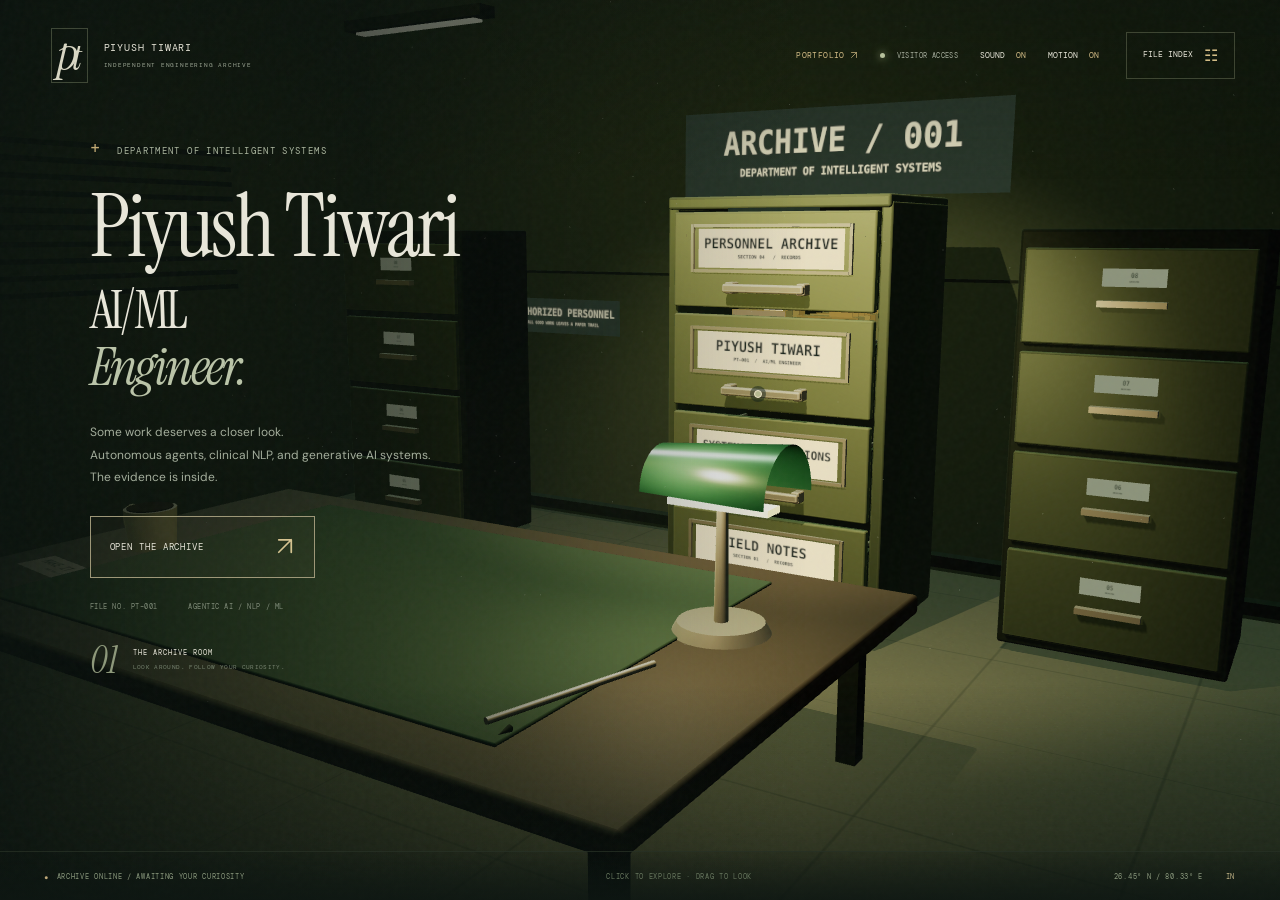
<file: index.html>
<!doctype html>
<html lang="en">
<head>
  <meta charset="UTF-8">
  <meta name="viewport" content="width=device-width,initial-scale=1">
  <meta name="theme-color" content="#101713">
  <title>Engineering Archive | Confidential Dossier</title>
  <meta name="description" content="Explore software engineering, AI, and full-stack projects in an interactive 3D archive.">
  <link rel="preconnect" href="https://fonts.googleapis.com">
  <link rel="preconnect" href="https://fonts.gstatic.com" crossorigin>
  <link href="https://fonts.googleapis.com/css2?family=DM+Mono:wght@400;500&family=DM+Sans:wght@400;500;600;700&family=Instrument+Serif:ital@0;1&display=swap" rel="stylesheet">
  <link rel="stylesheet" href="./css/archive.css">
</head>
<body>
  <div id="world" aria-label="Interactive 3D archive room"></div>
  <div id="paper-world"></div>
  <div class="atmosphere" aria-hidden="true"></div>
  <div class="vignette" aria-hidden="true"></div>

  <header class="hud">
    <button class="wordmark" id="home" aria-label="Return to archive entrance">
      <span class="sigil" id="hud-sigil">a<span>m</span></span>
      <span><span id="hud-name">AMMAR MUNIR</span><small id="hud-sub">INDEPENDENT ENGINEERING ARCHIVE</small></span>
    </button>
    <div class="hud-tools">
      <a class="portfolio-link" href="./portfolio/">PORTFOLIO <svg class="arrow-icon" xmlns="http://www.w3.org/2000/svg" viewBox="0 0 16 16" width="16" height="16" fill="none" stroke="currentColor" stroke-width="1.4" stroke-linecap="round" stroke-linejoin="round" aria-hidden="true" focusable="false"><path d="M3 13 13 3M3 3h10v10"/></svg></a>
      <span class="session"><i></i> VISITOR ACCESS</span>
      <button id="sound" aria-pressed="true" aria-label="Disable sound">SOUND <span>ON</span></button>
      <button id="motion" aria-pressed="false" aria-label="Reduce motion">MOTION <span>ON</span></button>
      <button id="index-button" class="index-button">FILE INDEX <span>☷</span></button>
    </div>
  </header>

  <main id="experience">
    <section class="intro" id="intro">
      <div class="eyebrow" id="intro-dept"><span class="tiny-cross">+</span> DEPARTMENT OF THOUGHTFUL SYSTEMS</div>
      <h1 id="intro-title">Ammar Munir <span>Senior Software <br><em>Engineer.</em></span></h1>
      <p id="intro-desc">Some work deserves a closer look.<br>Three years of building AI and full-stack products.<br>The evidence is inside.</p>
      <button class="enter-button" id="enter">
        <span>OPEN THE ARCHIVE</span>
        <span class="enter-arrow">
          <svg class="arrow-icon" xmlns="http://www.w3.org/2000/svg" viewBox="0 0 16 16" width="16" height="16" fill="none" stroke="currentColor" stroke-width="1.4" stroke-linecap="round" stroke-linejoin="round" aria-hidden="true" focusable="false"><path d="M3 13 13 3M3 3h10v10"/></svg>
        </span>
      </button>
      <div class="intro-meta">
        <span id="intro-fileno">FILE NO. AM–001</span>
        <span id="intro-rolesub">AI / BACKEND / FULL STACK</span>
      </div>
      <div class="room-label" id="room-label">
        <span class="room-number">01</span>
        <span>THE ARCHIVE ROOM<small>LOOK AROUND. FOLLOW YOUR CURIOSITY.</small></span>
      </div>
    </section>

    <div id="object-prompt" class="object-prompt" hidden>
      <span class="prompt-line"></span>
      <span class="eyebrow" id="prompt-kicker">PERSONNEL RECORD</span>
      <h2 id="prompt-title">You found the file.</h2>
      <p id="prompt-copy">One engineer. A few interesting operations.</p>
      <button id="object-action" class="enter-button">
        <span id="action-label">TAKE THE DOSSIER</span>
        <span>
          <svg class="arrow-icon" xmlns="http://www.w3.org/2000/svg" viewBox="0 0 16 16" width="16" height="16" fill="none" stroke="currentColor" stroke-width="1.4" stroke-linecap="round" stroke-linejoin="round" aria-hidden="true" focusable="false"><path d="M3 13 13 3M3 3h10v10"/></svg>
        </span>
      </button>
    </div>

    <div class="annotation" id="annotation" aria-hidden="true">
      <span class="annotation-dot"></span>
    </div>

    <aside class="chapter-rail" id="chapter-rail" aria-label="Dossier chapters" hidden></aside>

    <div class="book-tools" id="book-tools" hidden>
      <button id="return" aria-label="Return dossier to cabinet">↶ <span>RETURN FILE</span></button>
      <div class="pager">
        <button id="previous" aria-label="Previous dossier pages">←</button>
        <span id="page-count">01 — 02 / 14</span>
        <button id="next" aria-label="Next dossier pages">→</button>
      </div>
      <button id="read-button">READING VIEW <span><svg class="arrow-icon" xmlns="http://www.w3.org/2000/svg" viewBox="0 0 16 16" width="16" height="16" fill="none" stroke="currentColor" stroke-width="1.4" stroke-linecap="round" stroke-linejoin="round" aria-hidden="true" focusable="false"><path d="M3 13 13 3M3 3h10v10"/></svg></span></button>
    </div>
  </main>

  <footer class="status-bar">
    <span id="status-text" role="status" aria-live="polite">ESTABLISHING ARCHIVE CONNECTION…</span>
    <span id="interaction-hint">CLICK TO EXPLORE · DRAG TO LOOK</span>
    <span class="coordinates" id="bar-coords">30.47° N / 70.96° E <span>PK</span></span>
  </footer>

  <div class="loading" id="loading">
    <span class="loading-mark" id="load-mark">am.</span>
    <span class="eyebrow">PREPARING YOUR CLEARANCE</span>
    <div class="loading-track"><span></span></div>
  </div>

  <dialog id="index-dialog" aria-labelledby="index-title">
    <button class="close-dialog" aria-label="Close file index">✕</button>
    <span class="eyebrow" id="dialog-index-fileno">ARCHIVE / DIRECTORY</span>
    <h2 id="index-title">Follow the evidence.</h2>
    <p>Choose a chapter to open the dossier.</p>
    <div id="index-list"></div>
    <button id="accessible-read" class="plain-link">Open the complete reading view <svg class="arrow-icon" xmlns="http://www.w3.org/2000/svg" viewBox="0 0 16 16" width="16" height="16" fill="none" stroke="currentColor" stroke-width="1.4" stroke-linecap="round" stroke-linejoin="round" aria-hidden="true" focusable="false"><path d="M3 13 13 3M3 3h10v10"/></svg></button>
  </dialog>

  <dialog id="reader" aria-labelledby="reader-title">
    <button class="close-dialog" aria-label="Close reading view">✕</button>
    <h2 id="reader-title">The complete dossier.</h2>
    <p class="reader-intro" id="reader-intro-text">Engineering Archive · Complete Reading View</p>
    <div id="reader-content"></div>
    <button id="print" class="print-button">Print / save as PDF <svg class="arrow-icon" xmlns="http://www.w3.org/2000/svg" viewBox="0 0 16 16" width="16" height="16" fill="none" stroke="currentColor" stroke-width="1.4" stroke-linecap="round" stroke-linejoin="round" aria-hidden="true" focusable="false"><path d="M3 13 13 3M3 3h10v10"/></svg></button>
  </dialog>

  <dialog id="image-dialog" aria-label="Project image">
    <button class="close-dialog" aria-label="Close project image">✕</button>
    <img id="enlarged-image" alt="">
    <p id="image-note"></p>
    <p><a id="image-source" target="_blank" rel="noreferrer" hidden>VIEW ORIGINAL WEBSITE <svg class="arrow-icon" xmlns="http://www.w3.org/2000/svg" viewBox="0 0 16 16" width="16" height="16" fill="none" stroke="currentColor" stroke-width="1.4" stroke-linecap="round" stroke-linejoin="round" aria-hidden="true" focusable="false"><path d="M3 13 13 3M3 3h10v10"/></svg></a></p>
  </dialog>

  <script type="module" src="./js/main.js"></script>
</body>
</html>
</file>
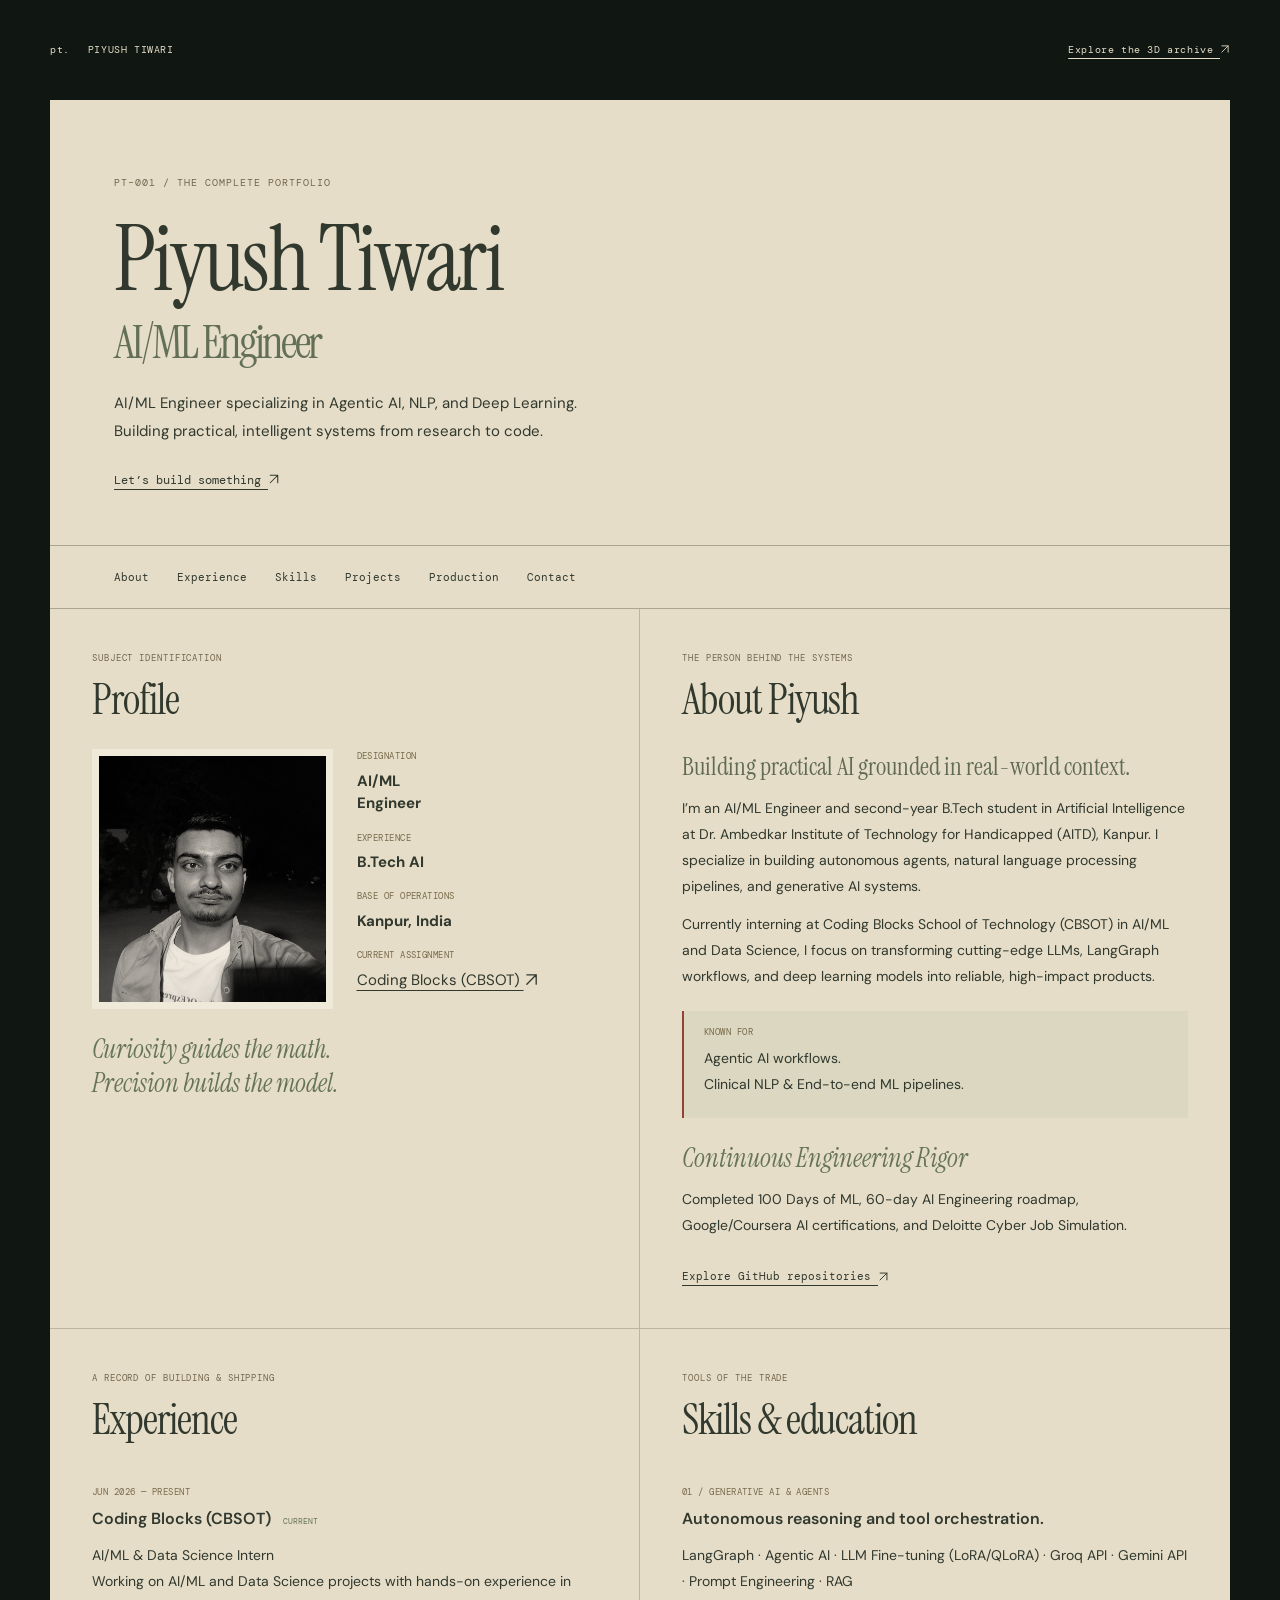
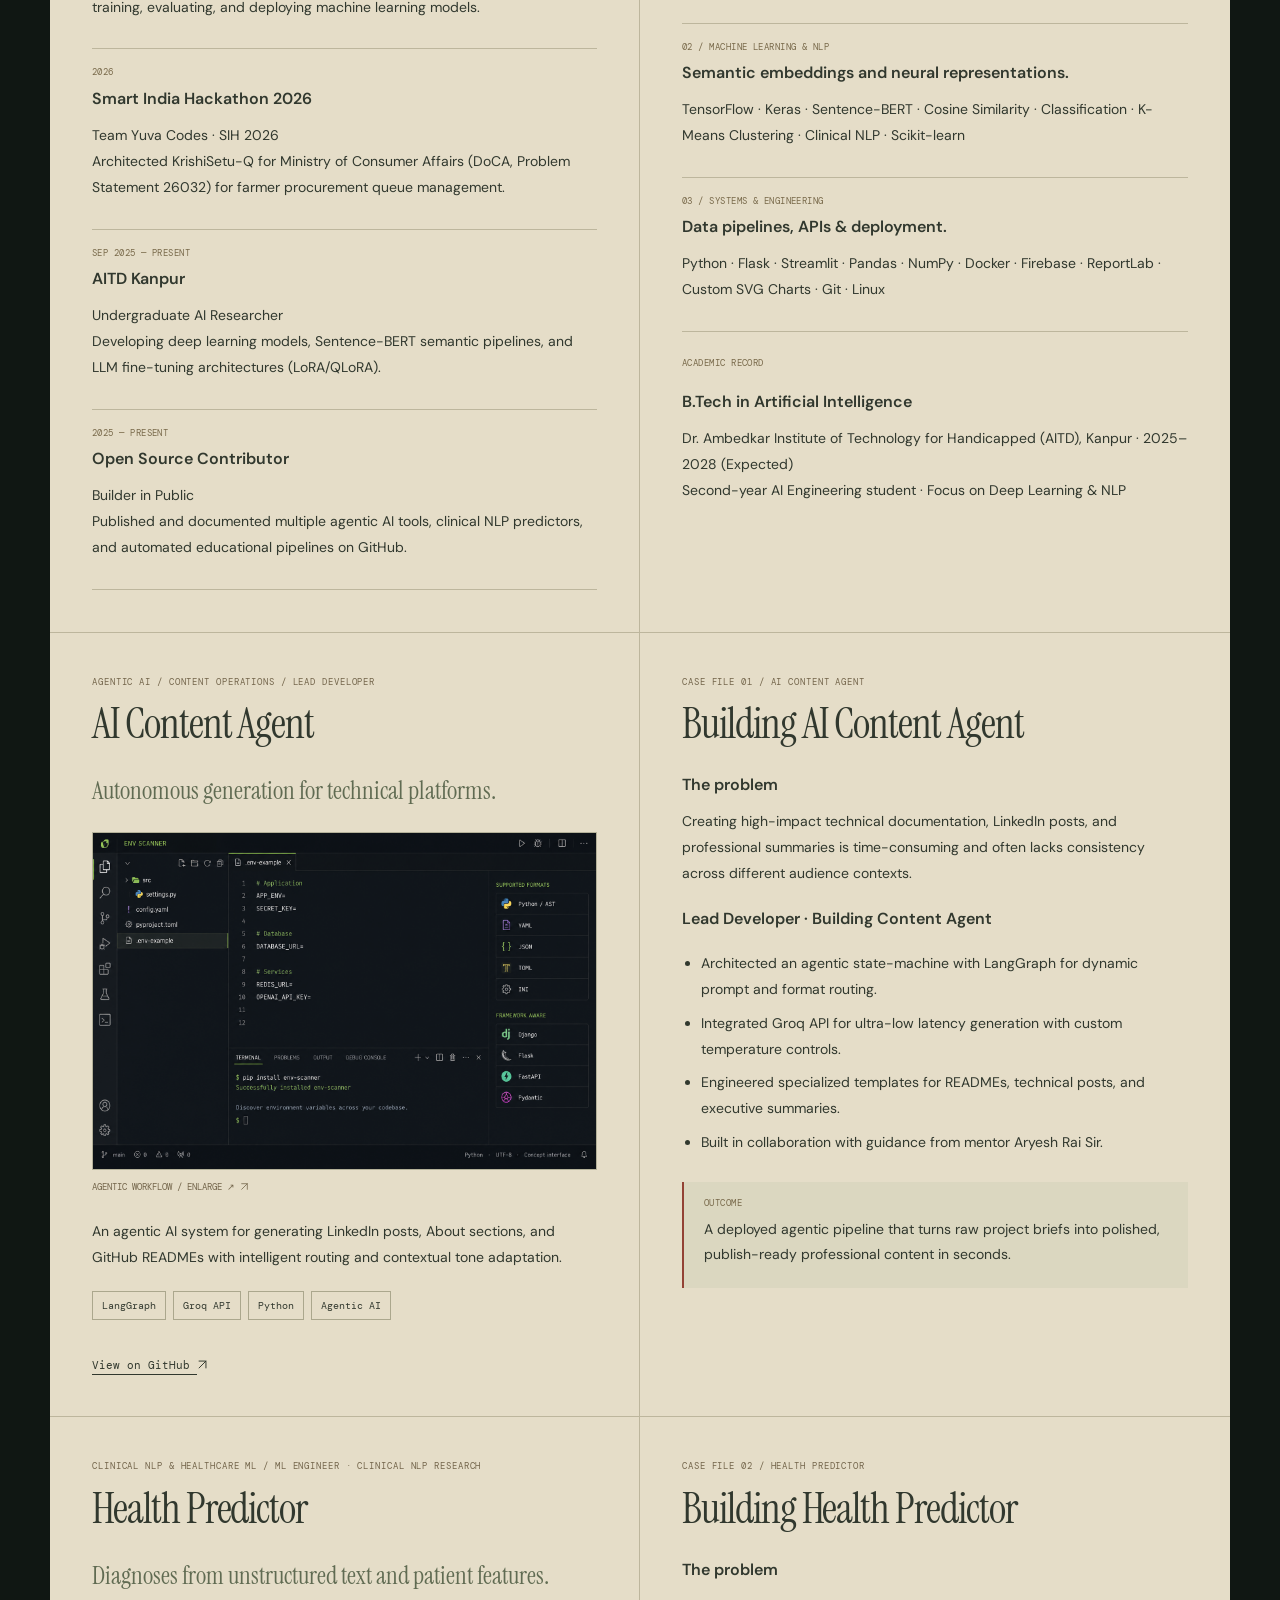
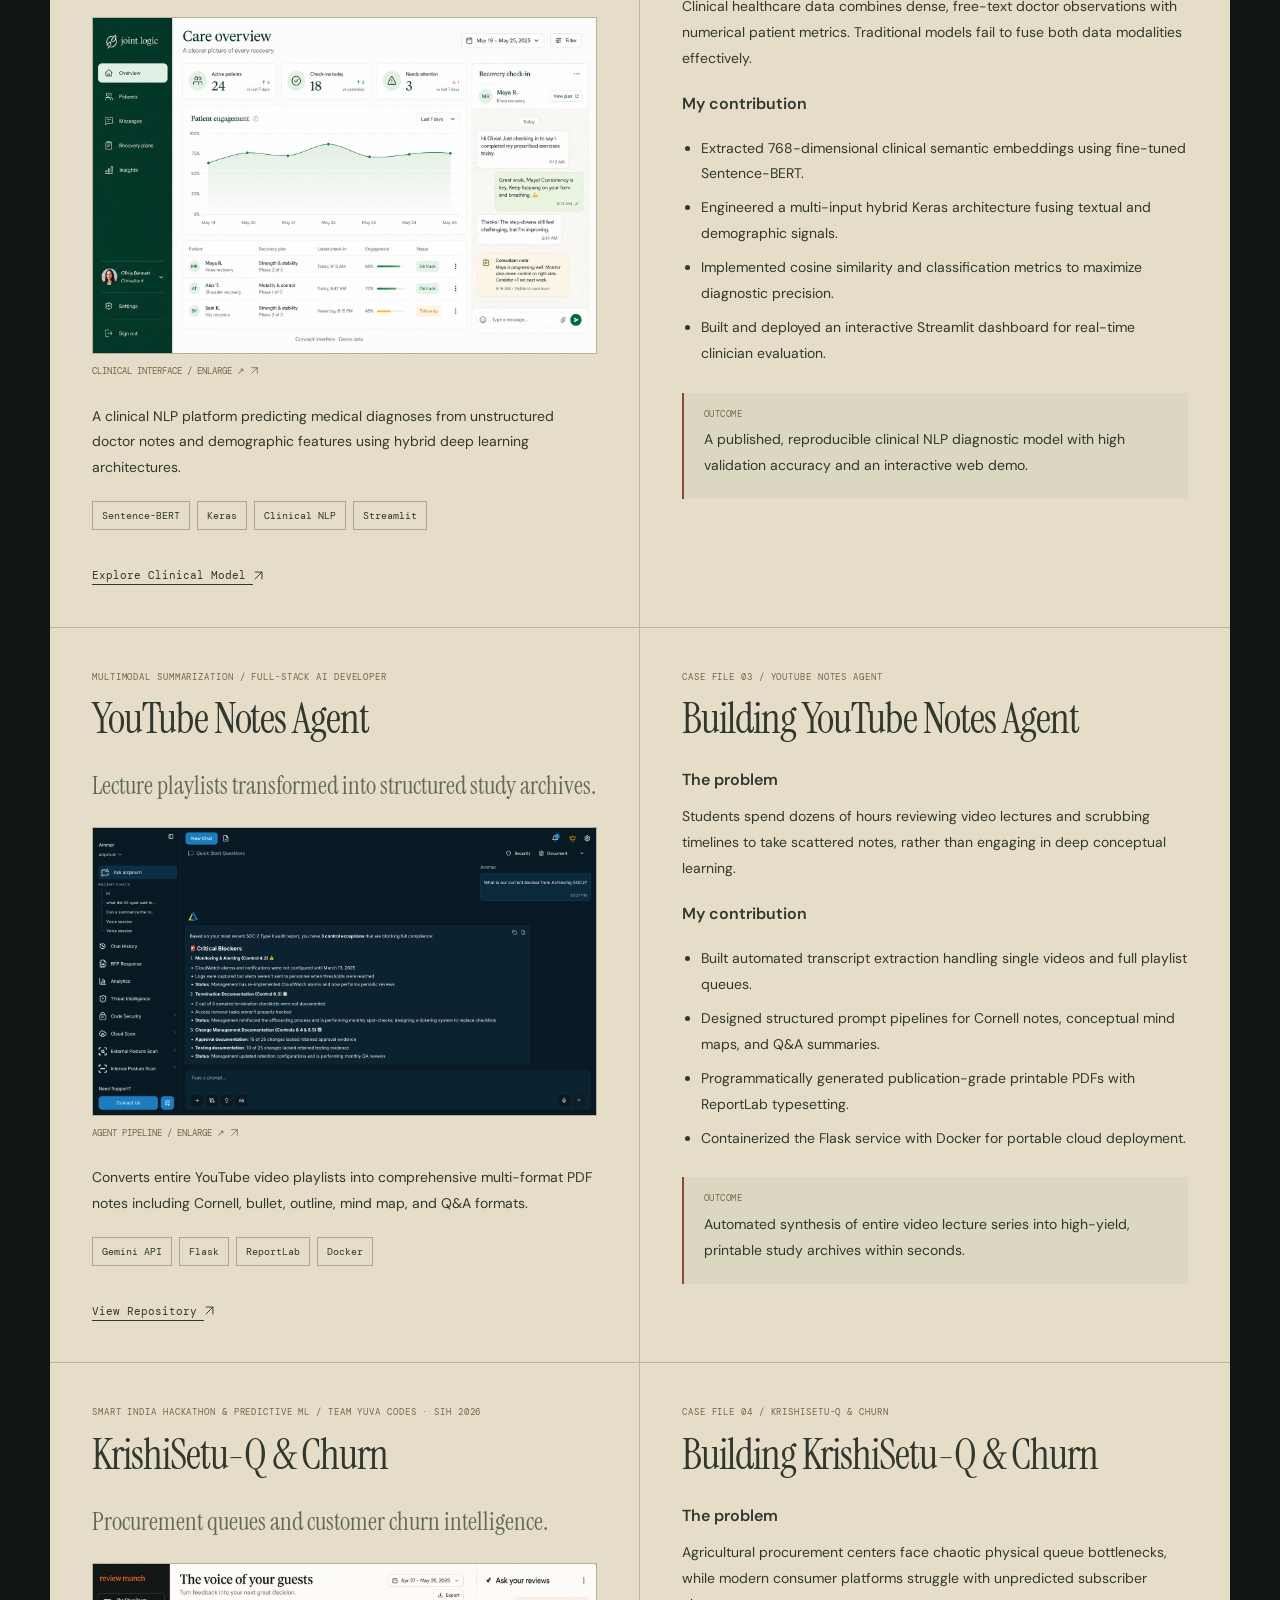
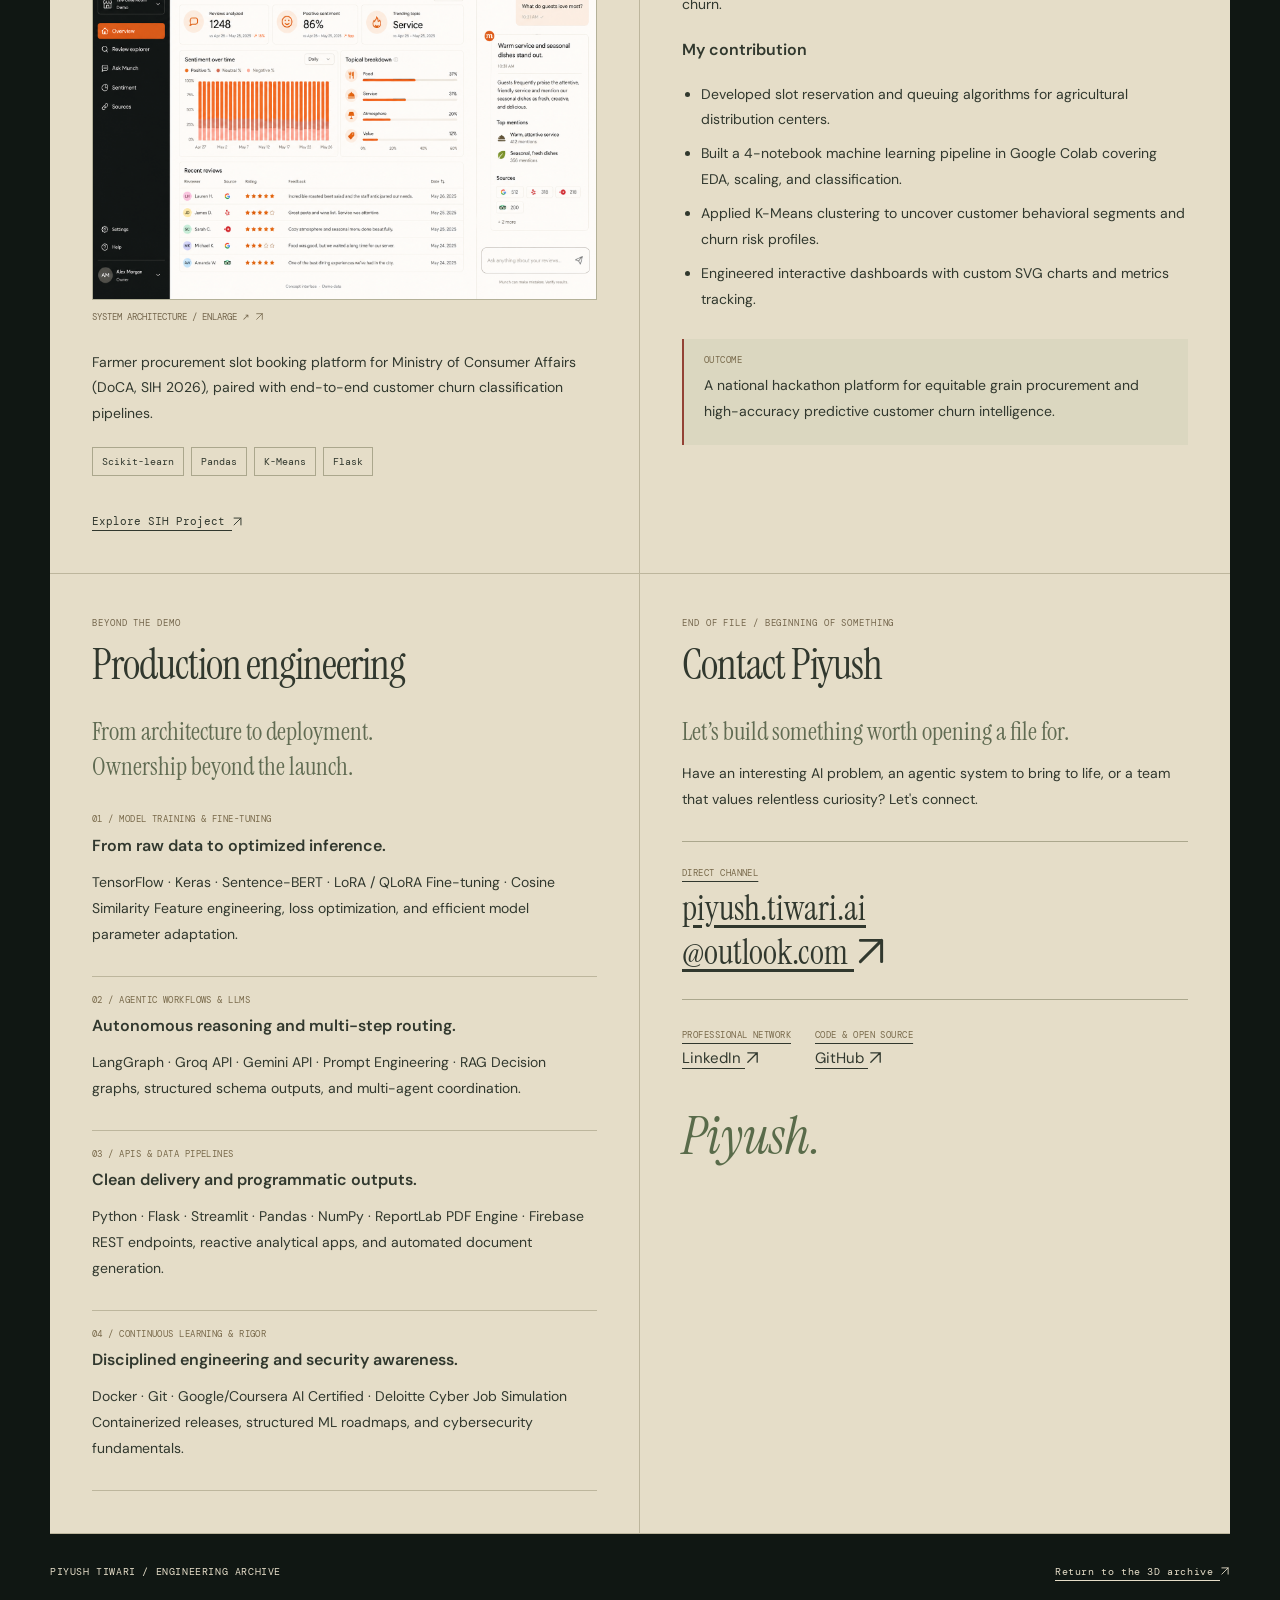
<file: portfolio/index.html>
<!doctype html>
<html lang="en">
<head>
  <meta charset="UTF-8">
  <meta name="viewport" content="width=device-width,initial-scale=1">
  <meta name="theme-color" content="#101713">
  <title>Engineering Portfolio & Experience | Archive Dossier</title>
  <meta name="description" content="Explore software engineering experience, AI and full-stack projects, technical capabilities, and production systems.">
  <link rel="preconnect" href="https://fonts.googleapis.com">
  <link rel="preconnect" href="https://fonts.gstatic.com" crossorigin>
  <link href="https://fonts.googleapis.com/css2?family=DM+Mono:wght@400;500&family=DM+Sans:wght@400;500;600;700&family=Instrument+Serif:ital@0;1&display=swap" rel="stylesheet">
  <link rel="stylesheet" href="../css/portfolio.css">
</head>
<body>
  <a class="skip-link" href="#portfolio">Skip to portfolio</a>
  <header class="site-header">
    <a class="brand" href="../"><span id="header-initials">am.</span> <span id="header-name">AMMAR MUNIR</span></a>
    <a class="archive-link" href="../">Explore the 3D archive <svg class="arrow-icon" xmlns="http://www.w3.org/2000/svg" viewBox="0 0 16 16" width="16" height="16" fill="none" stroke="currentColor" stroke-width="1.4" stroke-linecap="round" stroke-linejoin="round" aria-hidden="true" focusable="false"><path d="M3 13 13 3M3 3h10v10"/></svg></a>
  </header>

  <main id="portfolio">
    <section class="hero" aria-labelledby="portfolio-title">
      <span class="eyebrow" id="hero-eyebrow">AM–001 / THE COMPLETE PORTFOLIO</span>
      <h1 id="portfolio-title">Ammar Munir <span>Senior Software Engineer</span></h1>
      <p id="hero-summary">Three years of turning complex ideas into useful software.<br>AI, backend systems, and full-stack products.</p>
      <a class="contact-link" id="hero-contact-link" href="mailto:ammarmunir4567@gmail.com">Let’s build something <svg class="arrow-icon" xmlns="http://www.w3.org/2000/svg" viewBox="0 0 16 16" width="16" height="16" fill="none" stroke="currentColor" stroke-width="1.4" stroke-linecap="round" stroke-linejoin="round" aria-hidden="true" focusable="false"><path d="M3 13 13 3M3 3h10v10"/></svg></a>
    </section>

    <nav class="contents" aria-label="Portfolio sections">
      <a href="#about">About</a>
      <a href="#experience">Experience</a>
      <a href="#skills">Skills</a>
      <a href="#projects">Projects</a>
      <a href="#production">Production</a>
      <a href="#contact">Contact</a>
    </nav>

    <div class="dossier" id="dossier-pages">
      <!-- Injected dynamically via portfolio.js or pre-rendered -->
    </div>
  </main>

  <footer class="site-footer">
    <span id="footer-tagline">AMMAR MUNIR / ENGINEERING ARCHIVE</span>
    <a href="../">Return to the 3D archive <svg class="arrow-icon" xmlns="http://www.w3.org/2000/svg" viewBox="0 0 16 16" width="16" height="16" fill="none" stroke="currentColor" stroke-width="1.4" stroke-linecap="round" stroke-linejoin="round" aria-hidden="true" focusable="false"><path d="M3 13 13 3M3 3h10v10"/></svg></a>
  </footer>

  <script type="module" src="./portfolio.js"></script>
</body>
</html>
</file>
<file: css/archive.css>
.arrow-icon{
display:inline-block;
width:1em;
height:1em;
flex-shrink:0;
vertical-align:-.125em;
pointer-events:none}
:root{
--paper:#e5ddc8;
--ink:#31382e;
--light:#e8e6d9;
--muted:#a0a89a;
--gold:#c6ae7e;
--red:#934235;
--mono:"DM Mono",monospace;
--serif:"Instrument Serif",Georgia,serif;
--sans:"DM Sans",Arial,sans-serif}
*{
box-sizing:border-box}
body{
margin:0;
overflow:hidden;
background:#101713;
color:var(--light);
font-family:var(--sans);
font-size:14px;
-webkit-font-smoothing:antialiased}
button,a{
-webkit-tap-highlight-color:transparent}
button{
font:inherit;
color:inherit;
cursor:pointer;
border:0;
background:none}
a{
color:inherit;
text-decoration:none}
button:focus-visible,a:focus-visible{
outline:2px solid var(--gold);
outline-offset:5px}
button:disabled{
opacity:.3;
cursor:default}
[hidden]{
display:none!important}
h1,h2,h3,p{
margin:0}
#world,#paper-world{
position:fixed;
inset:0}
#world{
z-index:0}
#world canvas{
display:block;
width:100%;
height:100%;
touch-action:none}
#paper-world{
z-index:3;
pointer-events:none}
#paper-world>div{
pointer-events:none!important}
.atmosphere{
position:fixed;
inset:0;
z-index:5;
pointer-events:none;
opacity:.055;
background-image:url("data:image/svg+xml,%3Csvg viewBox='0 0 180 180' xmlns='http://www.w3.org/2000/svg'%3E%3Cfilter id='n'%3E%3CfeTurbulence type='fractalNoise' baseFrequency='.9' numOctaves='3' stitchTiles='stitch'/%3E%3C/filter%3E%3Cpath filter='url(%23n)' d='M0 0h180v180H0z' opacity='.5'/%3E%3C/svg%3E")}
.vignette{
position:fixed;
inset:0;
z-index:1;
pointer-events:none;
background:linear-gradient(90deg,#0a120ee8 0%,#0a120e70 32%,transparent 63%),linear-gradient(0deg,#0a120ec0,transparent 24%,transparent 80%,#0a120e55);
transition:opacity 1s}
.reading .vignette{
opacity:.4}
.hud{
position:fixed;
z-index:10;
top:0;
left:0;
right:0;
padding:27px 3.5%;
display:flex;
align-items:center;
justify-content:space-between;
gap:20px}
.wordmark{
display:flex;
align-items:center;
gap:16px;
text-align:left;
font:10px var(--mono);
letter-spacing:.08em}
.sigil{
font:italic 47px/.7 var(--serif);
letter-spacing:-.13em;
border:1px solid #8f9b7760;
padding:9px 11px 11px 5px;
color:#d8d6c3}
.sigil span{
font-size:36px}
.wordmark small{
display:block;
font-size:6px;
letter-spacing:.13em;
color:#a0aa98;
margin-top:7px}
.hud-tools{
display:flex;
align-items:center;
gap:22px;
font:8px var(--mono);
letter-spacing:.05em}
.hud-tools button{
font:8px var(--mono);
padding:8px 0}
.hud-tools button>span{
color:#d3bc86;
margin-left:6px}
.session{
color:#a6ad9d;
font-size:7px}
.session i{
display:inline-block;
width:5px;
height:5px;
background:#b7c19d;
border-radius:50%;
margin-right:7px;
box-shadow:0 0 9px #aec189}
.hud-tools .index-button{
border:1px solid #82896d66;
padding:12px 16px;
margin-left:5px}
.index-button span{
font-size:16px;
vertical-align:middle}
.eyebrow{
font:9px var(--mono);
letter-spacing:.15em;
line-height:1.6;
color:#abb69f}
.intro{
position:fixed;
z-index:4;
left:7%;
top:22%;
transition:opacity .65s,transform .65s;
pointer-events:none}
.intro>*{
pointer-events:auto}
.intro.out{
opacity:0;
transform:translate(-35px);
pointer-events:none}
.intro.out>*{
pointer-events:none}
.tiny-cross{
color:#c4ab73;
font-size:17px;
margin-right:10px}
.intro h1{
font:clamp(68px,6.7vw,108px)/.96 var(--serif);
letter-spacing:-.03em;
margin:24px 0}
.intro h1 em{
font-weight:400;
color:#bac4a8}
.intro>p{
color:#a3ad9b;
font-size:12px;
line-height:1.85;
margin:26px 0 28px}
.enter-button{
display:flex;
align-items:center;
justify-content:space-between;
gap:35px;
border:1px solid #9d9777;
padding:17px 19px;
font:9px var(--mono);
letter-spacing:.1em;
background:#c6b6870a;
min-width:225px;
transition:background .25s,border-color .25s}
.enter-button:hover{
background:#c6b68720;
border-color:#d4c598}
.enter-button>span:last-child{
font:20px var(--sans);
color:#d5c390}
.intro-meta{
display:flex;
gap:30px;
margin-top:24px;
font:7px var(--mono);
letter-spacing:.08em;
color:#7d8976}
.room-label{
position:fixed;
bottom:105px;
left:7%;
z-index:4;
display:flex;
align-items:center;
gap:18px;
transition:opacity .5s}
.room-number{
font:italic 49px var(--serif);
color:#8d987a}
.room-label>span:last-child{
font:8px var(--mono);
letter-spacing:.15em}
.room-label small{
display:block;
font-size:6px;
letter-spacing:.06em;
color:#778470;
margin-top:8px}
.annotation{
position:fixed;
right:10%;
bottom:27%;
display:flex;
gap:15px;
align-items:center;
z-index:4;
font:8px var(--mono);
color:#c0c6ad;
letter-spacing:.1em;
pointer-events:none}
.annotation-dot{
width:7px;
height:7px;
border:1px solid #bfc7a5;
border-radius:50%;
box-shadow:0 0 0 6px #bfc7a519;
position:relative}
.annotation-dot:before{
content:"";
height:1px;
width:45px;
position:absolute;
right:17px;
top:2px;
background:#bfc7a540}
.annotation small{
display:block;
font-size:6px;
color:#7d8e72;
margin-top:7px}
.status-bar{
position:fixed;
bottom:0;
left:0;
right:0;
height:49px;
padding:0 3.5%;
border-top:1px solid #73825f30;
display:flex;
align-items:center;
justify-content:space-between;
font:7px var(--mono);
letter-spacing:.1em;
z-index:9;
color:#8a987d;
background:linear-gradient(0deg,#0e1713c0,#0e171320)}
.status-bar>span:first-child:before{
content:"●";
font-size:5px;
color:#bea779;
margin-right:8px}
.coordinates>span{
margin-left:18px;
color:#c0b286}
#interaction-hint{
color:#67765e}
.object-prompt{
position:fixed;
left:7%;
top:35%;
z-index:5;
max-width:300px}
.prompt-line{
display:block;
width:32px;
height:1px;
background:#b7a273;
margin-bottom:20px}
.object-prompt h2{
font:50px/1.05 var(--serif);
margin:14px 0}
.object-prompt p{
color:#9da993;
font-size:12px;
line-height:1.7;
margin-bottom:24px}
.loading{
position:fixed;
inset:0;
z-index:30;
background:#101713;
display:flex;
align-items:center;
justify-content:center;
flex-direction:column;
gap:27px;
transition:opacity .7s}
.loading.complete{
opacity:0;
pointer-events:none}
.loading-mark{
font:italic 90px var(--serif);
color:#c9c7af;
letter-spacing:-.1em}
.loading-track{
width:150px;
height:1px;
background:#35412e;
overflow:hidden}
.loading-track span{
display:block;
height:100%;
width:70%;
background:#baaa7d;
animation:loading 1.4s ease-in-out infinite}
@keyframes loading{
0%{
transform:translate(-110%)}
to{
transform:translate(150%)}
}
.chapter-rail{
position:fixed;
z-index:8;
right:25px;
top:50%;
transform:translateY(-50%);
display:flex;
flex-direction:column;
gap:3px}
.chapter-rail button{
text-align:left;
padding:13px;
border-left:1px solid #9c9f7340;
font:8px var(--mono);
letter-spacing:.03em;
transition:all .2s;
color:#8c987f}
.chapter-rail button span{
margin-right:13px;
font-size:7px;
opacity:.7}
.chapter-rail button.active{
background:#c7b48512;
color:#dfd4b1;
border-left:2px solid #c9b47d}
.chapter-rail button:hover{
color:#e2dcc3}
.book-tools{
position:fixed;
bottom:72px;
left:4%;
right:4%;
z-index:9;
display:flex;
justify-content:space-between;
align-items:center;
font:8px var(--mono);
letter-spacing:.1em}
.book-tools>button{
font:8px var(--mono);
color:#b5b9a1}
.book-tools>button>span{
margin-left:8px}
.pager{
display:flex;
align-items:center;
gap:21px}
.pager button{
font-size:22px;
color:#d9cc9f;
width:38px;
height:35px;
border:1px solid #9c9c7340}
.pager>span{
font-size:8px;
color:#b9b999;
min-width:100px;
text-align:center}
.paper-page{
width:480px;
height:680px;
padding:27px 31px 25px;
background:var(--paper);
color:var(--ink);
font-family:var(--sans);
box-shadow:inset 0 0 45px #8f75451c;
position:relative;
overflow:hidden;
pointer-events:auto;
backface-visibility:hidden;
-webkit-user-select:text;
user-select:text}
.paper-page:after{
content:"";
position:absolute;
inset:0;
pointer-events:none;
opacity:.05;
background-image:url("data:image/svg+xml,%3Csvg viewBox='0 0 160 160' xmlns='http://www.w3.org/2000/svg'%3E%3Cfilter id='p'%3E%3CfeTurbulence baseFrequency='.6' numOctaves='3' stitchTiles='stitch'/%3E%3C/filter%3E%3Cpath filter='url(%23p)' d='M0 0h160v160H0z'/%3E%3C/svg%3E")}
.paper-header,.paper-footer{
font:7px var(--mono);
letter-spacing:.09em;
display:flex;
justify-content:space-between;
align-items:center;
color:#72725e}
.paper-header{
border-bottom:1px solid #a49e8460;
padding-bottom:12px;
margin-bottom:22px}
.paper-footer{
position:absolute;
bottom:21px;
left:31px;
right:31px;
border-top:1px solid #a49e8460;
padding-top:11px;
font-size:7px}
.paper-kicker{
font:8px var(--mono);
letter-spacing:.1em;
color:#827658;
margin-bottom:12px}
.paper-page h2{
font:58px/.96 var(--serif);
letter-spacing:-.035em;
margin:0 0 20px;
font-weight:400}
.paper-page h2 em{
color:#747c61;
font-weight:400}
.title-period{
color:#934235}
.paper-page p{
font-size:13px;
line-height:1.75;
margin:13px 0}
.paper-page .paper-lead{
font:25px/1.2 var(--serif);
margin:18px 0}
.paper-page .paper-deck{
font:20px/1.2 var(--serif);
margin-top:-8px;
margin-bottom:23px;
max-width:350px;
color:#656b56}
.identity-grid{
display:grid;
grid-template-columns:1.1fr 1fr;
gap:26px;
margin-top:28px}
.photo-mount{
position:relative;
padding:7px 7px 25px;
background:#eeeadb;
transform:rotate(-4deg);
box-shadow:2px 4px 9px #443f3229;
height:250px}
.photo-mount img{
width:100%;
height:100%;
object-fit:cover;
object-position:48% 31%;
filter:grayscale(1) sepia(.18);
transition:filter .7s}
.photo-mount:hover img{
filter:grayscale(0)}
.photo-caption{
position:absolute;
bottom:8px;
left:10px;
font:7px var(--mono);
letter-spacing:.1em}
.photo-corner{
position:absolute;
width:28px;
height:17px;
background:#b8b09090;
transform:rotate(-40deg)}
.tl{
top:-3px;
left:-9px}
.br{
right:-9px;
bottom:15px}
.identity-fields{
padding-top:3px}
.identity-fields>span{
display:block;
font:7px var(--mono);
letter-spacing:.06em;
color:#8a8067;
margin-bottom:6px}
.identity-fields strong,.identity-fields>a{
display:block;
font-size:16px;
font-weight:500;
margin-bottom:17px;
line-height:1.35}
.identity-fields a{
border-bottom:1px solid #8b947c;
width:fit-content}
.paper-page .handwritten{
font:italic 27px/1.05 var(--serif);
color:#6e765d;
margin:34px 0 0 12px;
transform:rotate(-4deg)}
.stamp{
font:11px var(--mono);
letter-spacing:.15em;
padding:9px 12px;
border:2px solid #984838;
color:#984838;
display:inline-block;
transform:rotate(-9deg);
margin-top:23px;
opacity:.88}
.paper-page:has(.photo-mount) .stamp{
position:absolute;
right:35px;
bottom:82px}
.barcode{
height:18px;
width:80px;
position:absolute;
right:40px;
bottom:53px;
background:repeating-linear-gradient(90deg,#53573f 0 1px,transparent 1px 3px,#53573f 3px 5px,transparent 5px 9px,#53573f 9px 10px,transparent 10px 12px)}
.assessment{
border-left:2px solid #9c5940;
background:#c4c5a929;
padding:13px 18px;
margin:24px 0}
.assessment>span,.result-note>span,.academic>span,.skill-row>span,.service-item>span{
font:8px var(--mono);
letter-spacing:.08em;
color:#8c7856}
.assessment p{
margin:7px 0 0;
font-size:15px;
line-height:1.6}
.margin-note{
font:italic 22px var(--serif);
color:#737c60;
margin-top:23px}
.paper-link{
display:inline-block;
font:10px var(--mono);
border-bottom:1px solid #86896d;
padding-bottom:6px;
margin-top:12px}
.paper-link:hover{
color:#984838;
border-color:#984838}
.service-item{
border-bottom:1px solid #a9a58c60;
padding:12px 0}
.service-item h3{
font-size:19px;
font-weight:500;
margin-top:7px;
letter-spacing:-.025em}
.service-item small{
font:7px var(--mono);
background:#c7cdb5;
padding:4px 6px;
margin-left:10px;
color:#5b684a}
.service-item p{
font-size:11.5px;
margin:6px 0;
line-height:1.6}
.skill-row{
border-bottom:1px solid #a9a58c60;
padding:13px 0}
.skill-row h3,.academic h3{
font-size:16px;
font-weight:500;
margin-top:8px}
.skill-row p{
font-size:12px;
margin:8px 0}
.academic{
margin-top:20px}
.academic p{
font-size:12px;
margin:7px 0}
.evidence-image{
display:block;
width:100%;
padding:0;
text-align:left;
margin:20px 0}
.evidence-image img{
display:block;
width:100%;
height:auto;
box-shadow:0 5px 13px #4b432026;
border:1px solid #b4b199}
.evidence-image>span{
font:7px var(--mono);
letter-spacing:.06em;
display:block;
margin-top:10px;
color:#8b8168}
.paper-tags{
display:flex;
flex-wrap:wrap;
gap:6px;
margin:16px 0}
.paper-tags span{
font:8px var(--mono);
border:1px solid #aaa98c;
padding:5px 8px;
color:#6b7458}
.paper-page .detail-title{
font-size:46px;
margin-bottom:19px}
.paper-page h3:not(.service-item h3,.skill-row h3,.academic h3){
font-size:14px;
font-weight:600;
margin:18px 0 5px}
.paper-page ul{
padding-left:17px;
margin:9px 0;
font-size:11.5px;
line-height:1.65}
.paper-page li{
padding:4px 0}
.result-note{
background:#c5c8ae55;
border-top:1px solid #a5aa8a;
padding:15px;
margin-top:20px}
.result-note p{
font-size:11.5px;
margin:7px 0 0}
.small-hand{
font-size:25px!important}
.contact-email{
display:block;
padding:23px 0;
border-block:1px solid #b5ae91;
margin-top:30px;
font:30px/1.2 var(--serif);
position:relative}
.contact-email span,.contact-social span{
display:block;
font:8px var(--mono);
letter-spacing:.1em;
color:#81765e;
margin-bottom:13px}
.contact-email i{
position:absolute;
right:8px;
top:45px;
font-style:normal;
font-size:45px}
.contact-social{
display:block;
margin-top:25px;
font-size:16px}
.closing-signature{
font:italic 50px var(--serif);
margin-top:23px;
color:#596b4a}
.paper-page:has(.closing-signature) .stamp{
position:absolute;
right:32px;
bottom:90px}
dialog{
border:1px solid #827a59;
background:#e5ddc8;
color:var(--ink);
padding:45px;
width:min(600px,93vw);
max-height:85dvh;
box-shadow:0 25px 90px #0008}
dialog::backdrop{
background:#07100bcc;
-webkit-backdrop-filter:blur(8px);
backdrop-filter:blur(8px)}
dialog h2{
font:48px/1 var(--serif);
margin:15px 0 18px;
letter-spacing:-.03em}
dialog>.eyebrow{
color:#807759}
dialog>p{
font-size:12px;
line-height:1.7;
color:#74735e}
.close-dialog{
float:right;
font-size:18px;
position:sticky;
top:0;
z-index:2;
background:#e5ddc8;
width:30px;
height:30px;
margin:-22px -23px 0 0}
#index-list{
margin:28px 0}
#index-list button{
display:flex;
justify-content:space-between;
width:100%;
padding:15px 0;
border-bottom:1px solid #b4ad9355;
text-align:left;
font-size:16px}
#index-list button>span:first-child{
font:9px var(--mono);
color:#92836a;
margin-right:20px}
#index-list button>strong{
flex:1;
font-weight:400}
#index-list button:hover{
color:#984838}
.plain-link{
font:10px var(--mono);
padding:0;
border-bottom:1px solid #aaa287}
#reader{
width:min(1060px,94vw)}
#reader-content{
display:grid;
grid-template-columns:1fr 1fr;
gap:20px;
margin-top:30px}
#reader-content .paper-page{
width:auto;
height:auto;
min-height:680px;
padding-bottom:70px}
.print-button{
font:11px var(--mono);
padding:15px 20px;
background:#303f2d;
color:#ede7d6;
margin-top:25px}
#image-dialog{
width:min(1350px,95vw);
padding:24px;
background:#1a251f;
color:#c8c7b0}
#image-dialog .close-dialog{
margin:0 0 10px;
background:#1a251f}
#image-dialog img{
width:100%;
height:auto;
display:block}
#image-dialog p{
font:8px var(--mono);
margin-top:15px}
.no-script{
position:fixed;
inset:100px 10%;
padding:40px;
background:#e5ddc8;
color:#30382e;
z-index:40;
line-height:1.8}
.no-script a{
text-decoration:underline}
.loading-mark,.intro h1,.paper-page h2{
font-synthesis:none}
.reading .hud{
background:linear-gradient(#0b160ddd,transparent)}
.reading .book-tools{
padding:12px;
background:#101a12b8;
-webkit-backdrop-filter:blur(10px);
backdrop-filter:blur(10px);
border:1px solid #74835c33}
.chapter-rail{
background:#142017bf;
-webkit-backdrop-filter:blur(10px);
backdrop-filter:blur(10px)}
.paper-page:has(.assessment) h2{
font-size:53px;
margin-bottom:15px}
.paper-page:has(.assessment) p{
font-size:12px;
line-height:1.6;
margin:11px 0}
.paper-page:has(.assessment) .paper-lead{
font-size:24px;
margin:15px 0}
.paper-page:has(.assessment) .assessment{
margin:18px 0;
padding:10px 16px}
.paper-page:has(.assessment) .assessment p{
font-size:14px;
margin:8px 0 2px}
.paper-page:has(.assessment) .margin-note{
margin-top:16px}
.paper-page:has(.result-note) .detail-title{
font-size:42px;
margin-bottom:15px}
.paper-page:has(.result-note) p{
font-size:11.5px;
line-height:1.65;
margin:9px 0}
.paper-page:has(.result-note) h3{
margin:14px 0 4px}
.paper-page:has(.result-note) ul{
font-size:11px;
line-height:1.55;
margin:7px 0}
.paper-page:has(.result-note) li{
padding:3px 0}
.paper-page:has(.result-note) .result-note{
padding:12px;
margin-top:15px}
.paper-page:has(.result-note) .result-note p{
font-size:11px;
margin:7px 0 0}
.paper-page .paper-header{
margin-bottom:18px}
.paper-page .paper-link{
margin-top:4px}
.paper-page .service-item{
padding:7px 0}
.paper-page .service-item>span,.paper-page .skill-row>span,.paper-page .academic>span{
display:block}
.paper-page .service-item h3{
margin-top:5px;
font-size:18px}
.paper-page .service-item p{
margin:4px 0;
line-height:1.5}
.paper-page .skill-row{
padding:9px 0}
.paper-page .skill-row h3{
margin-top:6px}
.paper-page .skill-row p{
margin:6px 0;
line-height:1.5}
.paper-page .academic{
margin-top:15px}
.paper-page .academic p{
margin:6px 0;
line-height:1.5}
.paper-page:has(.academic) .stamp{
position:absolute;
right:32px;
bottom:65px}
.paper-page:has(.evidence-image) .paper-tags{
margin:12px 0}
.paper-page .evidence-image{
margin:16px 0}
.paper-page .evidence-image img{
max-height:240px;
object-fit:contain;
background:#d6d1bd}
.paper-page:has(.small-hand) h2{
font-size:50px}
.paper-page:has(.small-hand) .paper-tags{
margin:10px 0}
.paper-page:has(.small-hand) .handwritten{
margin-top:22px}
.paper-page:has(.closing-signature) h2{
font-size:54px}
.paper-page .contact-email{
padding:16px 0;
margin-top:20px}
.paper-page .contact-social{
margin-top:18px}
.paper-page .closing-signature{
margin-top:10px}
@media(max-width:1100px){
.chapter-rail button{
font-size:0;
width:34px;
padding:14px 8px}
.chapter-rail button span{
font-size:8px;
margin:0}
.chapter-rail{
right:15px}
.session{
display:none}
.intro{
left:6%}
.annotation{
right:7%}
.hud-tools{
gap:16px}
.intro h1{
font-size:85px}
.room-label{
bottom:85px}
.object-prompt{
left:6%;
max-width:220px}
.object-prompt h2{
font-size:42px}
}
@media(max-width:650px){
.hud{
padding:23px 6%;
align-items:flex-start}
.wordmark{
gap:10px;
font-size:8px}
.wordmark small{
font-size:5px;
max-width:110px;
line-height:1.5}
.sigil{
font-size:38px;
padding:8px 9px 10px 5px}
.sigil span{
font-size:28px}
.hud-tools{
gap:12px}
.hud-tools button{
font-size:6px}
.hud-tools #motion{
display:none}
.hud-tools .index-button{
padding:8px 9px;
margin:0;
font-size:0}
.index-button span{
font-size:19px!important;
margin:0!important}
.intro{
top:16%;
left:7%}
.intro .eyebrow{
font-size:6px}
.intro h1{
font-size:64px;
margin:17px 0}
.intro>p{
font-size:10px;
line-height:1.7;
margin:18px 0}
.intro-meta{
font-size:6px;
gap:15px;
margin-top:17px}
.enter-button{
padding:12px 14px;
font-size:8px;
min-width:195px}
.room-label{
left:7%;
bottom:75px;
gap:12px}
.room-number{
font-size:37px}
.room-label>span:last-child{
font-size:6px}
.room-label small{
font-size:5px}
.annotation{
right:7%;
bottom:26%;
font-size:6px}
.annotation small{
font-size:5px}
.annotation-dot:before{
width:20px}
.status-bar{
padding:0 6%;
height:40px;
font-size:6px;
letter-spacing:.01em}
.coordinates{
display:none}
#interaction-hint{
font-size:5px}
.object-prompt{
top:auto;
bottom:115px;
left:7%;
max-width:290px}
.object-prompt h2{
font-size:35px;
margin:10px 0}
.object-prompt p{
font-size:10px;
margin-bottom:16px}
.prompt-line{
margin-bottom:10px}
.object-prompt .eyebrow{
font-size:7px}
.chapter-rail{
right:8px}
.chapter-rail button{
padding:10px 6px;
width:25px}
.chapter-rail button span{
font-size:7px}
.book-tools{
bottom:55px;
left:5%;
right:5%;
gap:12px}
.book-tools>button{
font-size:6px}
.book-tools #return>span{
display:none}
.book-tools #return{
font-size:22px}
.pager{
gap:9px}
.pager>span{
font-size:7px;
min-width:80px}
.pager button{
width:30px;
height:30px;
font-size:19px}
.book-tools>button>span{
margin-left:2px}
.reading .wordmark small{
display:none}
dialog{
padding:32px 24px}
dialog h2{
font-size:38px}
.close-dialog{
margin:-14px -14px 0 0}
#reader-content{
grid-template-columns:1fr;
gap:12px}
#reader-content .paper-page{
padding:20px 20px 65px;
min-height:650px}
#reader-content .paper-page h2{
font-size:48px}
#reader-content .paper-page p{
font-size:12px}
#reader-content .identity-grid{
gap:17px}
#reader-content .photo-mount{
height:210px}
#reader-content .paper-footer{
left:20px;
right:20px}
#reader-content .paper-header{
font-size:6px}
#reader-content .identity-fields strong{
font-size:14px}
.vignette{
background:linear-gradient(90deg,#0a120ee8 0%,#0a120e70 45%,transparent 100%),linear-gradient(0deg,#0a120ec0,transparent 35%)}
}
.service-item:has(.employer-logo){
position:relative}
.service-item:has(.employer-logo) h3{
padding-right:98px}
.employer-logo{
position:absolute;
right:0;
top:8px;
width:88px;
height:34px;
display:flex;
align-items:center;
justify-content:center;
padding:3px 0;
background:transparent;
border:0}
.employer-logo img{
display:block;
max-width:100%;
max-height:100%;
width:auto;
height:auto}
.employer-logo:hover{
opacity:.8}
.paper-page .production-brief h2{
font-size:50px;
margin-bottom:14px}
.paper-page .production-brief .paper-lead{
font-size:21px;
line-height:1.2;
margin:8px 0}
.paper-page .production-brief .skill-row{
padding:5px 0}
.paper-page .production-brief .skill-row h3{
font-size:14px;
margin-top:4px}
.paper-page .production-brief .skill-row p{
font-size:11.5px;
line-height:1.5;
margin:4px 0}
.contact-networks{
display:grid;
grid-template-columns:1fr 1fr;
gap:16px}
.intro{
top:clamp(100px,15vh,150px)}
.intro h1{
font-size:clamp(42px,min(6.7vw,calc((100dvh - 550px)/2.88)),108px)}
.intro .room-label{
position:static;
margin-top:24px;
gap:16px;
pointer-events:none}
.intro .room-number{
font-size:38px}
.intro .room-label>span:last-child{
font-size:7px}
.intro .room-label small{
font-size:6px;
margin-top:6px}
.annotation{
inset:0;
display:block;
transform:none;
visibility:hidden;
pointer-events:none}
.annotation-dot{
position:absolute;
width:8px;
height:8px;
transform:translate(-50%,-50%);
border:1px solid #eee4c8;
background:#b6b991;
box-shadow:0 0 0 4px #12201980}
.annotation-dot:before{
display:none}
@media(max-width:650px){
.intro h1{
font-size:clamp(42px,min(16.4vw,calc((100dvh - 515px)/2.88)),64px)}
.intro .room-label{
margin-top:18px;
gap:12px}
.intro .room-number{
font-size:32px}
.intro .room-label>span:last-child{
font-size:6px}
.intro .room-label small{
font-size:5px}
}
@media(max-height:600px){
.intro{
top:90px}
.intro h1{
font-size:42px;
margin:12px 0}
.intro>p{
font-size:10px;
margin:12px 0;
line-height:1.5}
.intro .room-label{
display:none}
.intro-meta{
margin-top:12px}
.intro .enter-button{
padding:12px 14px}
}
@media(max-height:450px){
.intro{
top:85px}
.intro h1{
font-size:36px;
margin:10px 0}
.intro>p,.intro-meta{
display:none}
}
@media(prefers-reduced-motion:reduce){
*,*:before,*:after{
animation:none!important;
transition:none!important}
}
@media print{
body{
overflow:visible;
background:#fff}
body>*:not(#reader){
display:none!important}
#reader[open]{
position:static;
display:block;
width:100%;
max-height:none;
overflow:visible;
border:0;
padding:0;
box-shadow:none}
#reader .close-dialog,#print{
display:none}
#reader-content{
display:block}
.paper-page{
break-inside:avoid;
min-height:0!important;
height:auto!important;
padding:25px 30px 50px!important;
margin-bottom:25px}
.paper-footer{
position:static;
margin-top:25px}
.paper-page:has(.photo-mount){
min-height:640px!important}
.paper-page:has(.closing-signature){
min-height:640px!important}
.paper-page .evidence-image{
max-width:500px}
.paper-page p{
font-size:12px}
}
.intro h1>span{
display:block;
font-size:.62em;
line-height:1.08;
margin-top:12px}
.hud-tools .portfolio-link{
font:8px var(--mono);
padding:10px 0;
color:#d3bc86;
white-space:nowrap}
.portfolio-link:hover{
text-decoration:underline;
text-underline-offset:5px}
@media(max-width:650px){
.hud-tools{
gap:9px}
.hud-tools .portfolio-link{
font-size:7px}
.wordmark small{
max-width:95px}
}
@media(max-width:360px){
.wordmark>span:last-child{
display:none}
}
.file-cover-face{
width:480px;
height:680px;
background:#b9a16c}
.file-cover-face img{
display:block;
width:100%;
height:100%}
.turning-sheet{
pointer-events:none!important;
backface-visibility:hidden;
-webkit-backface-visibility:hidden}
.turning-sheet:after{
content:"";
position:absolute;
inset:0;
pointer-events:none;
background:linear-gradient(90deg,#2c291c,#2c291c18 65%,transparent);
opacity:var(--turn-shade, 0)}
#paper-world[aria-busy=true] .paper-page{
pointer-events:none}
</file>
<file: css/portfolio.css>
.arrow-icon{
display:inline-block;
width:1em;
height:1em;
flex-shrink:0;
vertical-align:-.125em;
pointer-events:none}
:root{
font-family:DM Sans,Arial,sans-serif;
color:#31382e;
background:#101713;
font-synthesis:none;
--serif:"Instrument Serif",Georgia,serif;
--mono:"DM Mono",monospace}
*{
box-sizing:border-box}
body{
margin:0}
a{
color:inherit;
text-underline-offset:5px}
a:focus-visible{
outline:2px solid #b0854c;
outline-offset:6px}
h1,h2,h3,p{
margin:0}
img{
max-width:100%;
height:auto}
html{
scroll-padding-top:24px}
.site-header,.site-footer{
max-width:1260px;
margin:auto;
padding:30px 40px;
display:flex;
align-items:center;
justify-content:space-between;
gap:24px;
color:#e5ddc8}
.brand{
font:italic 48px var(--serif);
text-decoration:none;
display:flex;
align-items:center;
gap:18px}
.brand span,.site-footer,.archive-link{
font:10px/1.6 var(--mono);
letter-spacing:.06em}
.archive-link{
padding:12px 0}
.skip-link{
position:absolute;
top:-100px;
left:20px;
background:#e5ddc8;
padding:16px;
z-index:10}
.skip-link:focus{
top:10px}
main{
max-width:1180px;
margin:auto;
background:#e5ddc8}
.hero{
padding:70px 64px 56px;
border-bottom:1px solid #aba78d}
.eyebrow,.paper-kicker{
font:10px/1.6 var(--mono);
letter-spacing:.1em;
color:#74664c}
.hero h1{
font:clamp(52px,7vw,92px)/1 var(--serif);
letter-spacing:-.03em;
margin:24px 0}
.hero h1 span{
display:block;
font-size:clamp(28px,3.8vw,46px);
color:#647055;
margin-top:14px}
.hero p{
font-size:15px;
line-height:1.9;
max-width:650px}
.contact-link{
display:inline-block;
margin-top:26px;
font:12px var(--mono)}
.contents{
display:flex;
gap:28px;
flex-wrap:wrap;
padding:24px 64px;
border-bottom:1px solid #aba78d;
font:11px var(--mono)}
.contents a{
text-decoration:none}
.contents a:hover{
text-decoration:underline}
.dossier{
display:grid;
grid-template-columns:repeat(2,minmax(0,1fr))}
.paper-page{
padding:42px;
min-width:0;
border-bottom:1px solid #bdb69d;
scroll-margin-top:20px}
.paper-page:nth-child(odd){
border-right:1px solid #bdb69d}
.paper-kicker{
font-size:9px;
margin-bottom:12px}
.paper-page h2{
font:42px/1.1 var(--serif);
letter-spacing:-.025em;
margin:0 0 26px}
.paper-page h3{
font-size:16px;
font-weight:600;
line-height:1.5;
margin:20px 0 7px}
.paper-page p,.paper-page li{
font-size:14px;
line-height:1.85}
.paper-page p{
margin:12px 0}
.paper-page ul{
padding-left:19px}
.paper-page li{
padding:4px 0}
.paper-page .paper-lead,.paper-page .paper-deck{
font:25px/1.4 var(--serif);
color:#606b52}
.paper-page .paper-link{
display:inline-block;
margin-top:16px;
font:11px/1.7 var(--mono)}
.paper-tags{
display:flex;
flex-wrap:wrap;
gap:7px;
margin:20px 0}
.paper-tags span{
font:10px var(--mono);
border:1px solid #aba78d;
padding:7px 9px}
.identity-grid{
display:grid;
grid-template-columns:1fr 1fr;
gap:24px}
.photo-mount{
margin:0;
background:#eee9d9;
padding:7px;
height:260px}
.photo-mount img{
width:100%;
height:100%;
object-fit:cover;
object-position:48% 31%;
filter:grayscale(1) sepia(.18)}
.photo-caption,.photo-corner,.barcode,.stamp{
display:none}
.identity-fields>span,.assessment>span,.result-note>span,.academic>span,.skill-row>span,.service-item>span,.contact-email>span,.contact-social>span{
display:block;
font:9px/1.6 var(--mono);
letter-spacing:.05em;
color:#796a4b;
margin-bottom:6px}
.identity-fields strong,.identity-fields>a{
display:block;
font-size:15px;
line-height:1.5;
margin-bottom:16px}
.paper-page .handwritten,.margin-note{
font:italic 26px/1.3 var(--serif);
color:#667456;
margin-top:24px}
.assessment,.result-note{
border-left:2px solid #934235;
padding:14px 20px;
background:#c5c8ae55;
margin:22px 0}
.assessment p,.result-note p{
margin:6px 0}
.service-item,.skill-row{
padding:16px 0;
border-bottom:1px solid #bdb69d}
.service-item h3,.skill-row h3{
margin-top:7px}
.service-item h3 small{
font:8px var(--mono);
color:#667456;
margin-left:8px}
.employer-logo{
float:right;
width:80px;
height:40px;
display:flex;
align-items:center;
justify-content:center;
margin:0 0 8px 16px}
.employer-logo img{
max-width:100%;
max-height:100%;
object-fit:contain}
.academic{
margin-top:24px}
.evidence-image{
display:block;
margin:24px 0;
text-decoration:none}
.evidence-image img{
display:block;
border:1px solid #b4b199}
.evidence-image>span{
display:block;
font:9px/1.7 var(--mono);
margin-top:10px;
color:#74664c}
.contact-email{
display:block;
border-block:1px solid #aba78d;
padding:24px 0;
margin:28px 0;
font:clamp(24px,3vw,34px)/1.3 var(--serif);
overflow-wrap:anywhere}
.contact-email i{
font-style:normal}
.contact-networks{
display:flex;
gap:24px;
flex-wrap:wrap}
.contact-social{
display:block;
font-size:15px}
.closing-signature{
font:italic 52px var(--serif);
color:#596b4a;
margin-top:35px}
@media(max-width:760px){
.site-header,.site-footer{
padding:22px;
gap:16px}
.brand{
font-size:38px;
gap:10px}
.brand span,.archive-link{
font-size:8px}
.hero{
padding:44px 26px 36px}
.hero h1{
font-size:54px}
.hero h1 span{
font-size:30px}
.hero p{
font-size:14px}
.contents{
padding:22px 26px;
gap:20px}
.dossier{
grid-template-columns:1fr}
.paper-page{
padding:32px 26px}
.paper-page:nth-child(odd){
border-right:0}
.paper-page h2{
font-size:38px}
.site-footer{
align-items:flex-start;
font-size:8px}
.photo-mount{
height:230px}
}
@media(max-width:360px){
.brand span{
display:none}
.identity-grid{
gap:14px}
.photo-mount{
height:200px}
.hero h1{
font-size:48px}
}
@media print{
body{
background:#fff}
.site-header,.contents,.site-footer,.skip-link,.contact-link{
display:none}
main{
max-width:none;
background:#fff}
.hero{
padding:20px}
.dossier{
display:block}
.paper-page{
border:0!important;
padding:20px;
break-inside:avoid}
.evidence-image img{
max-height:250px;
width:auto}
.paper-page a{
overflow-wrap:anywhere}
}
</file>
